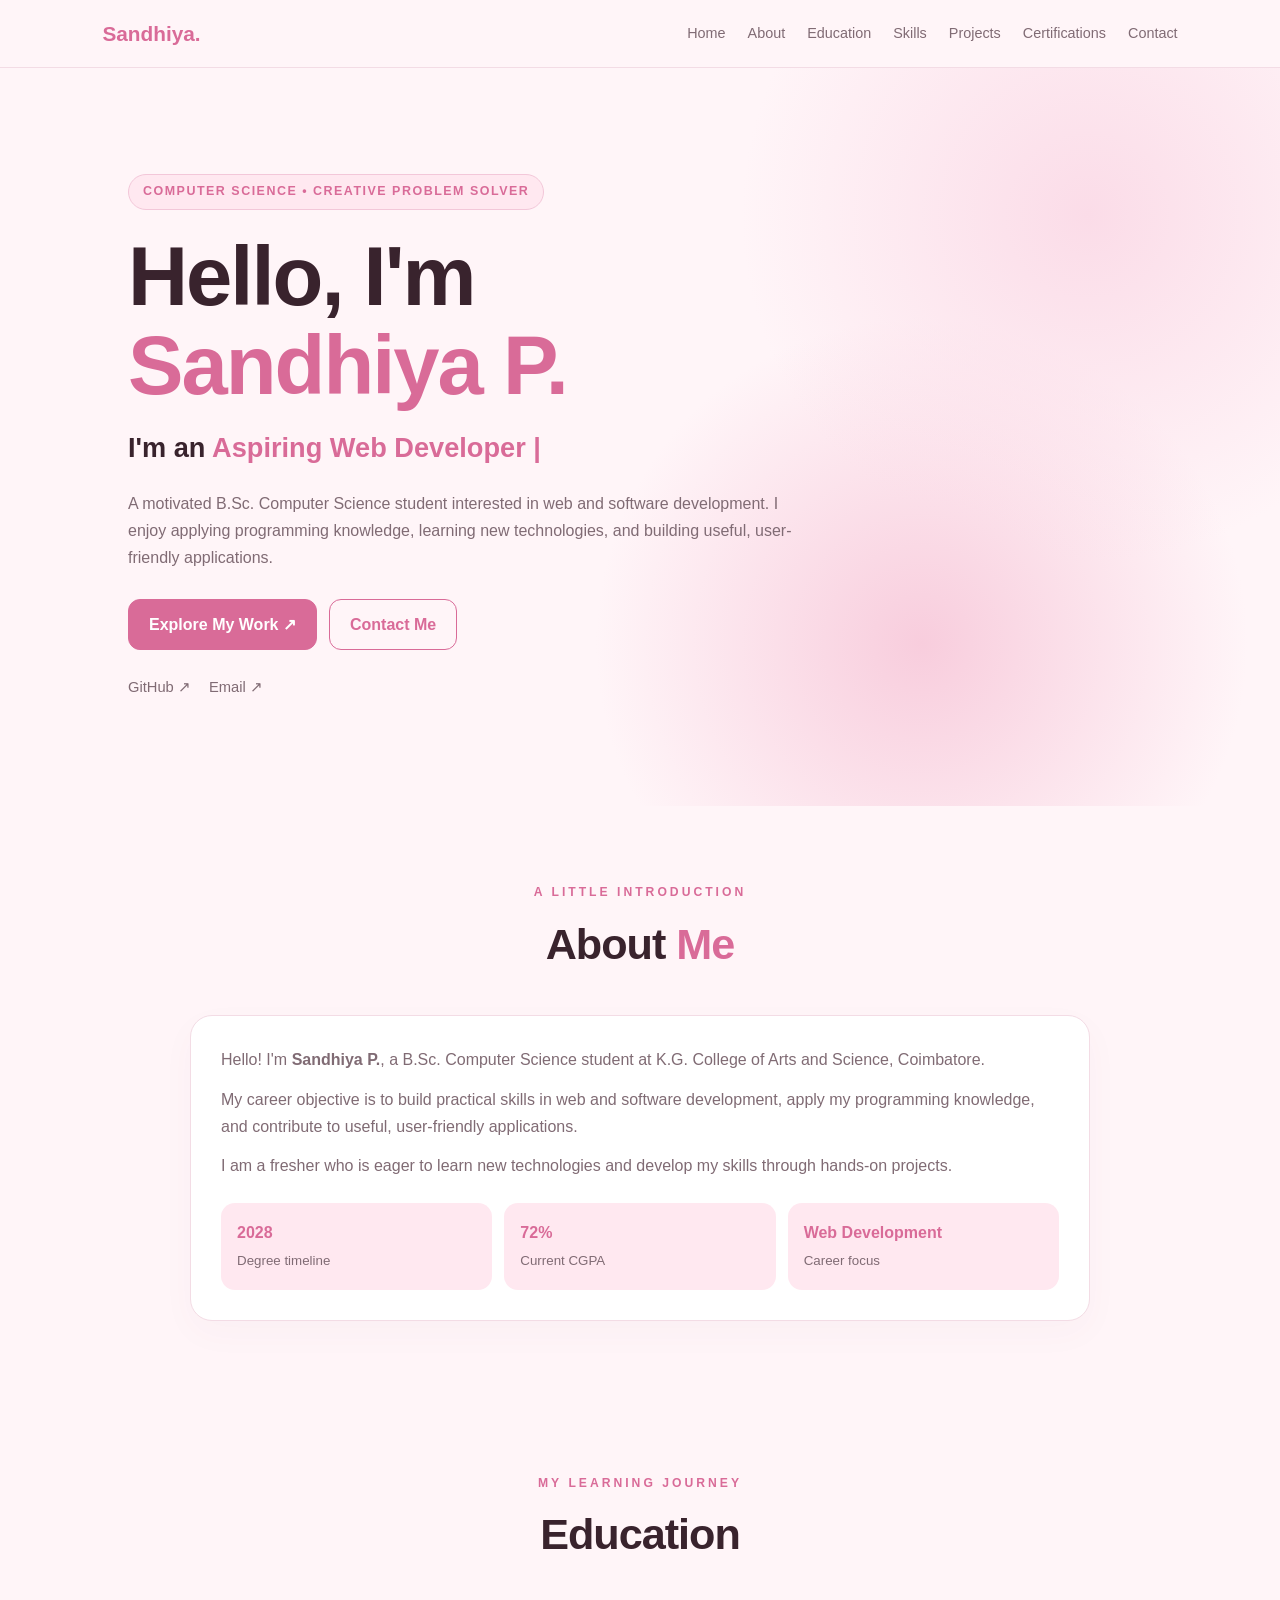
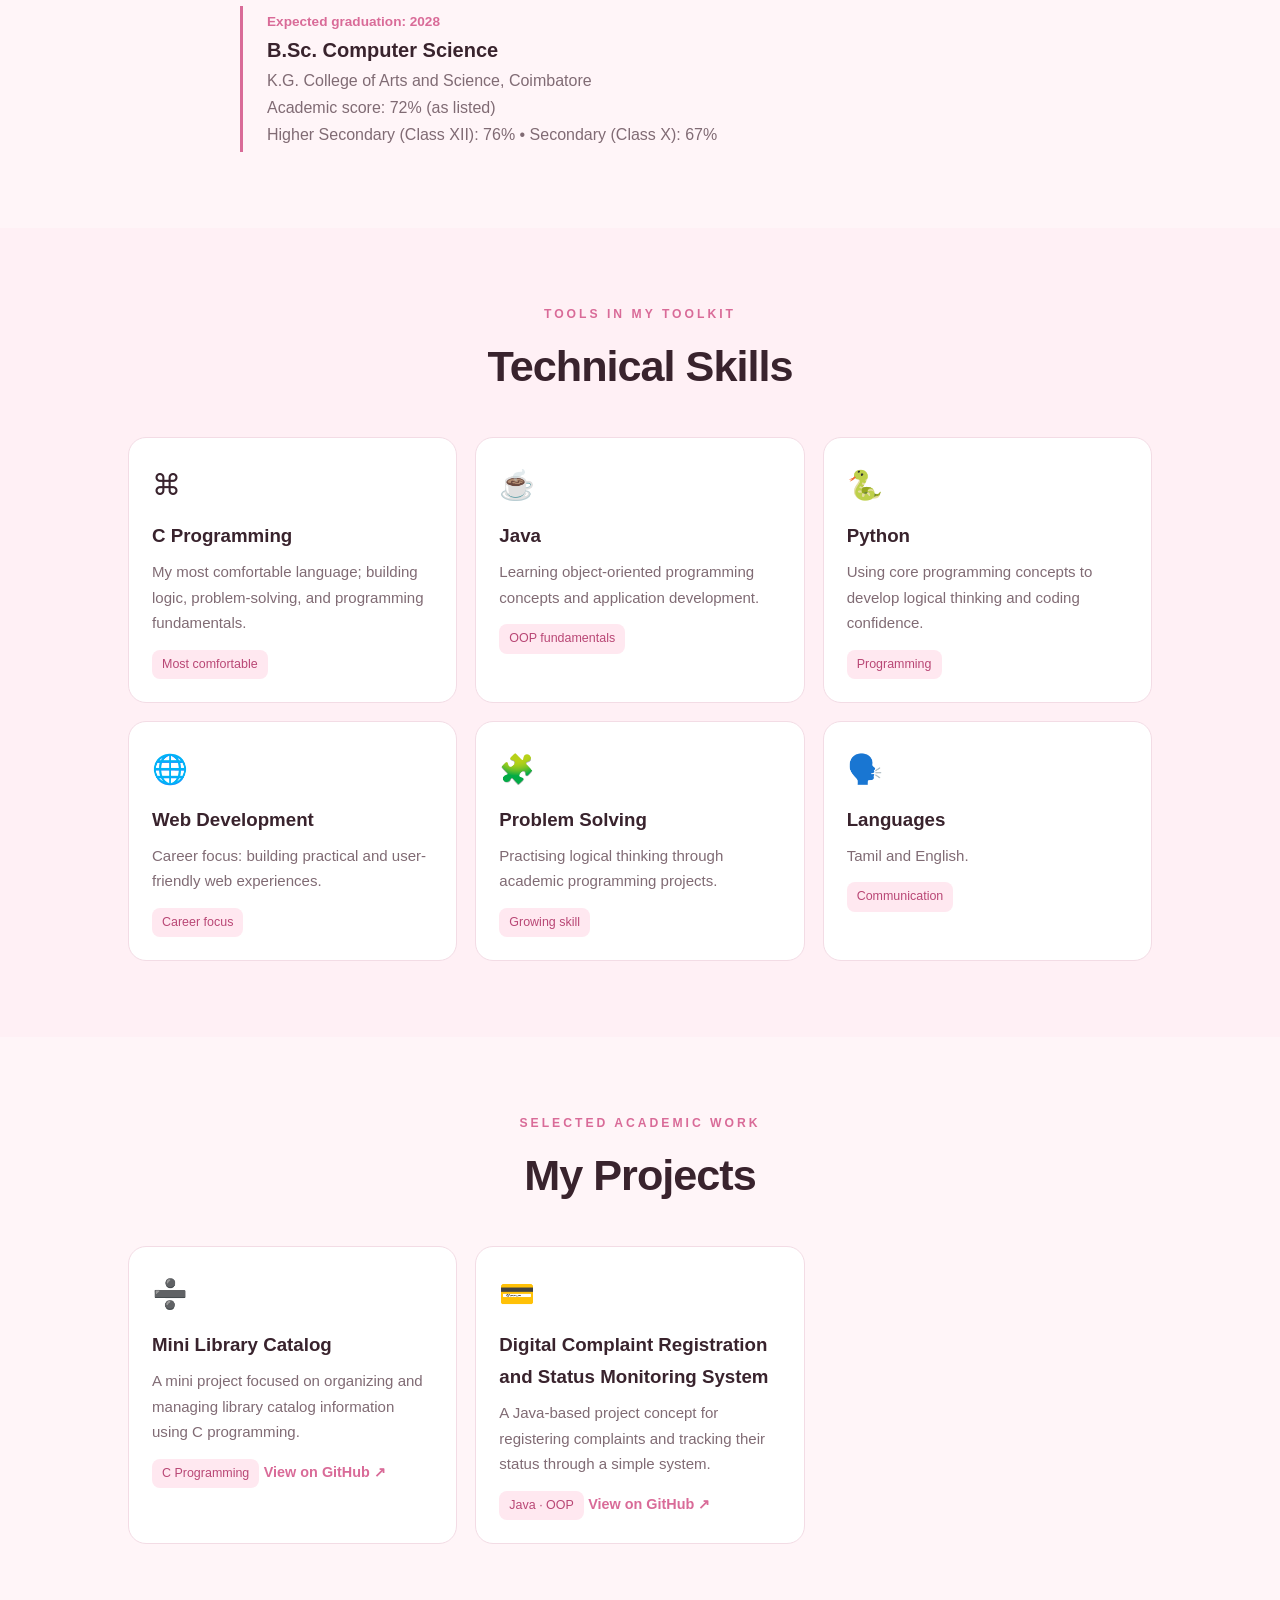
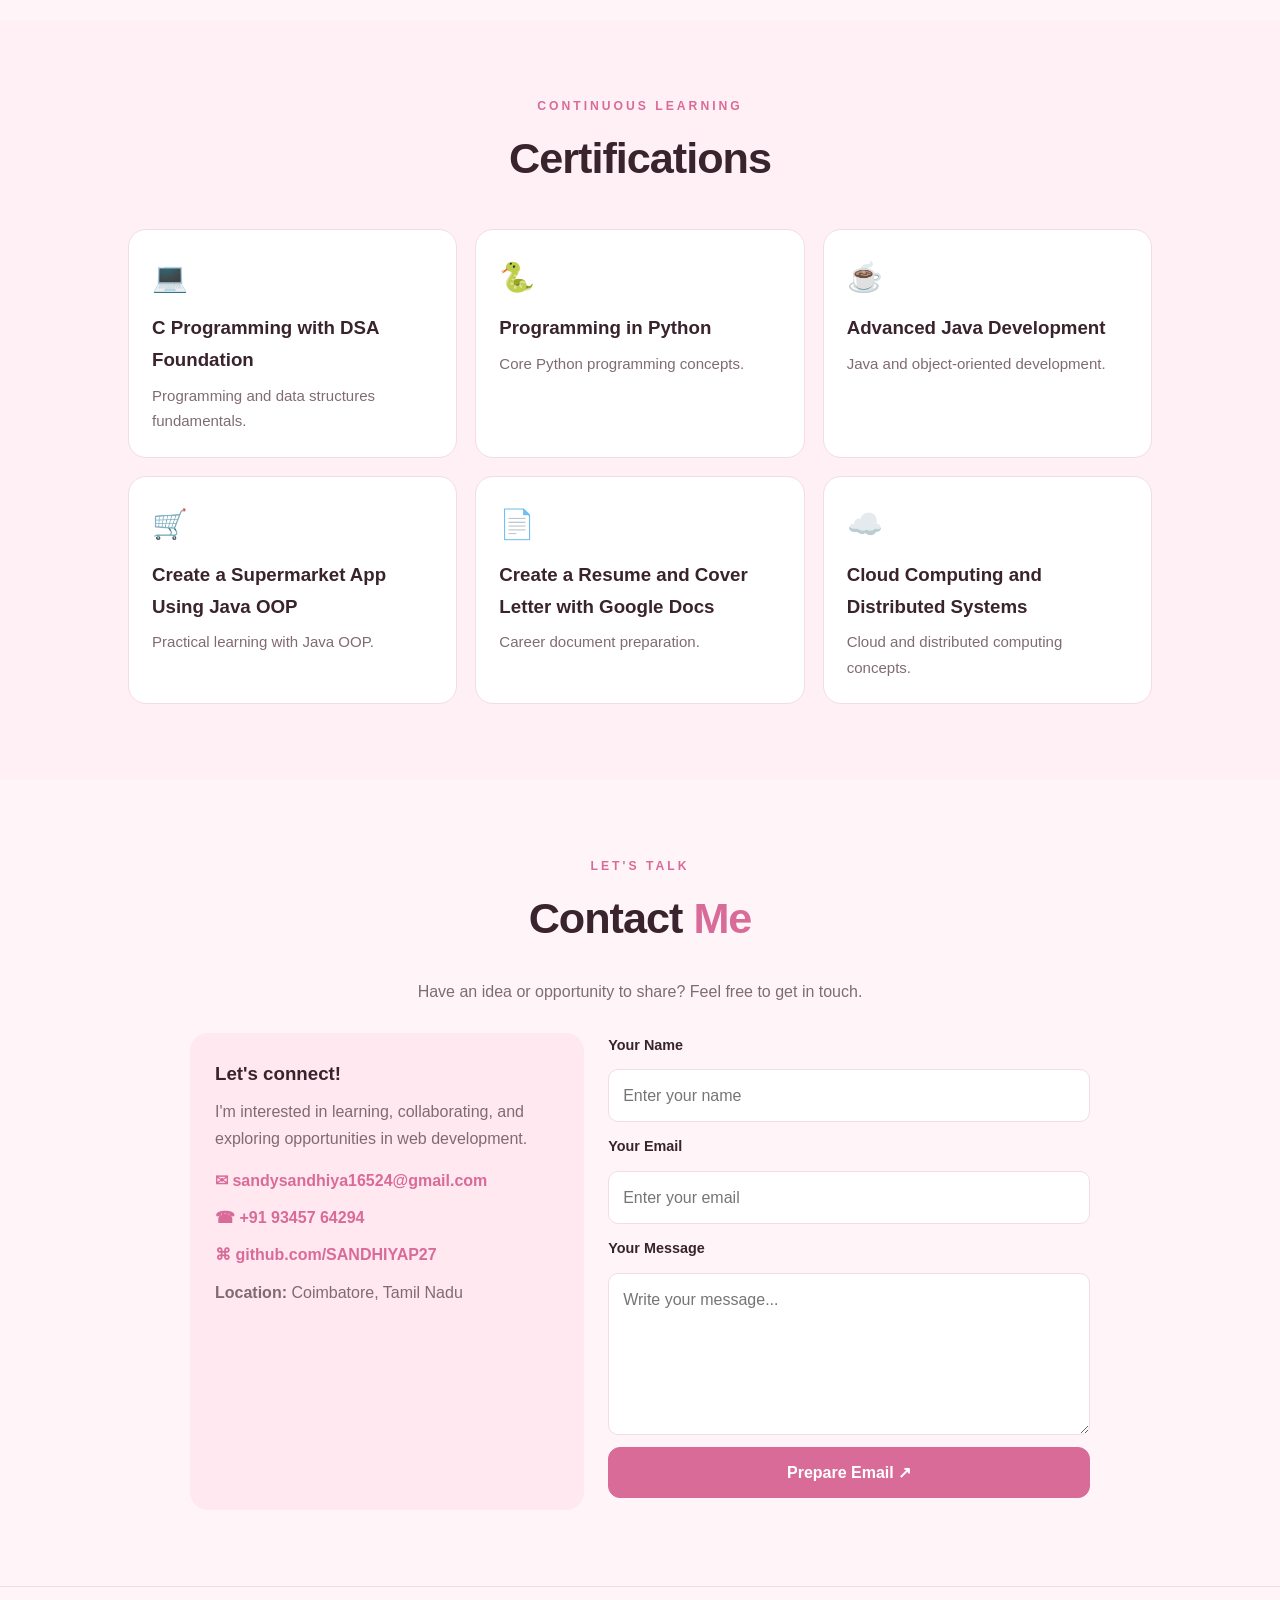
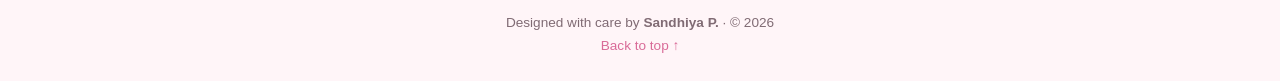
<file: index.html>
<!DOCTYPE html>
<html lang="en">
<head>
    <meta charset="UTF-8">
    <meta name="viewport" content="width=device-width, initial-scale=1.0">
    <meta name="description" content="Portfolio of Sandhiya P., B.Sc. Computer Science student interested in web and software development.">
    <title>Sandhiya P. | Portfolio</title>
    <style>
        :root {
            --bg: #fff5f8;
            --surface: #ffffff;
            --ink: #39232d;
            --muted: #806b74;
            --accent: #d96b98;
            --accent2: #f4b8ce;
            --line: #f3dce5;
            --soft: #ffe8f0;
        }

        * {
            box-sizing: border-box;
            margin: 0;
            padding: 0;
            scroll-behavior: smooth;
        }

        body {
            font-family: Arial, sans-serif;
            background: var(--bg);
            color: var(--ink);
            line-height: 1.7;
        }

        a {
            color: inherit;
            text-decoration: none;
        }

        button, input, textarea {
            font: inherit;
        }

        header {
            position: sticky;
            top: 0;
            z-index: 20;
            display: flex;
            align-items: center;
            justify-content: space-between;
            padding: 16px 8%;
            background: #fff5f8ee;
            border-bottom: 1px solid var(--line);
        }

        .logo {
            font-size: 1.3rem;
            font-weight: 850;
            color: var(--accent);
        }

        nav {
            display: flex;
            gap: 22px;
        }

        nav a {
            font-size: .9rem;
            color: var(--muted);
        }

        nav a:hover {
            color: var(--accent);
        }

        .menu-btn {
            display: none;
            background: none;
            border: 0;
            font-size: 1.6rem;
        }

        .hero {
            min-height: 82vh;
            padding: 90px 10%;
            display: flex;
            align-items: center;
            background: radial-gradient(circle at 85% 20%, #fbdce8 0, transparent 28%),
                        radial-gradient(circle at 72% 78%, #f8cddd 0, transparent 30%),
                        var(--bg);
        }

        .hero-inner {
            max-width: 850px;
        }

        .pill {
            display: inline-block;
            background: var(--soft);
            color: var(--accent);
            border: 1px solid #f3c7d9;
            border-radius: 99px;
            padding: 6px 14px;
            font-size: .78rem;
            font-weight: 750;
            letter-spacing: 1.5px;
        }

        h1 {
            font-size: clamp(2.7rem, 7vw, 5.2rem);
            line-height: 1.08;
            margin: 22px 0 14px;
            letter-spacing: -2px;
        }

        h1 span, .highlight {
            color: var(--accent);
        }

        .hero h2 {
            font-size: clamp(1.2rem, 3vw, 1.7rem);
            margin-bottom: 18px;
        }

        .desc {
            color: var(--muted);
            max-width: 680px;
        }

        .actions {
            display: flex;
            gap: 12px;
            flex-wrap: wrap;
            margin-top: 28px;
        }

        .btn {
            display: inline-block;
            padding: 11px 20px;
            border-radius: 12px;
            background: var(--accent);
            color: white;
            font-weight: 750;
            border: 1px solid var(--accent);
            transition: .2s;
            cursor: pointer;
        }

        .btn:hover {
            transform: translateY(-3px);
            box-shadow: 0 8px 24px #d96b9833;
        }

        .btn.alt {
            background: transparent;
            color: var(--accent);
        }

        .social {
            display: flex;
            gap: 18px;
            flex-wrap: wrap;
            margin-top: 25px;
            color: var(--muted);
            font-size: .92rem;
        }

        .social a:hover {
            color: var(--accent);
        }

        section:not(.hero) {
            padding: 76px 10%;
            scroll-margin-top: 75px;
        }

        .section-head {
            text-align: center;
            margin-bottom: 34px;
        }

        .eyebrow {
            font-size: .76rem;
            color: var(--accent);
            font-weight: 800;
            letter-spacing: 3px;
        }

        .section-head h2 {
            font-size: clamp(2rem, 4vw, 2.7rem);
            margin-top: 5px;
            letter-spacing: -1px;
        }

        .about {
            max-width: 900px;
            margin: auto;
            padding: 30px;
            background: var(--surface);
            border: 1px solid var(--line);
            border-radius: 22px;
            box-shadow: 0 12px 35px #7a425208;
        }

        .about p {
            color: var(--muted);
            margin-bottom: 12px;
        }

        .facts {
            display: grid;
            grid-template-columns: repeat(3, 1fr);
            gap: 12px;
            margin-top: 24px;
        }

        .fact {
            padding: 16px;
            background: var(--soft);
            border-radius: 14px;
        }

        .fact strong {
            display: block;
            color: var(--accent);
        }

        .fact small {
            color: var(--muted);
        }

        #skills, #certificates {
            background: #fff0f5;
        }

        .grid {
            display: grid;
            grid-template-columns: repeat(3, minmax(0, 1fr));
            gap: 18px;
        }

        .card {
            background: var(--surface);
            border: 1px solid var(--line);
            border-radius: 18px;
            padding: 23px;
            transition: .2s;
        }

        .card:hover {
            transform: translateY(-5px);
            border-color: #efb3ca;
            box-shadow: 0 12px 28px #7a42520c;
        }

        .icon {
            font-size: 1.8rem;
            margin-bottom: 10px;
        }

        .card h3 {
            margin-bottom: 7px;
        }

        .card p {
            color: var(--muted);
            font-size: .94rem;
        }

        .tag {
            display: inline-block;
            background: var(--soft);
            color: #b94775;
            padding: 4px 10px;
            border-radius: 8px;
            font-size: .78rem;
            margin-top: 14px;
        }

        .education-box {
            max-width: 800px;
            margin: auto;
            border-left: 3px solid var(--accent);
            padding: 4px 0 4px 24px;
        }

        .education-box h3 {
            font-size: 1.25rem;
        }

        .education-box p {
            color: var(--muted);
        }

        .education-box .date {
            font-size: .85rem;
            color: var(--accent);
            font-weight: 750;
        }

        .project-link {
            display: inline-block;
            margin-top: 15px;
            color: var(--accent);
            font-weight: 750;
            font-size: .9rem;
        }

        .project-link:hover {
            text-decoration: underline;
        }

        .contact-intro {
            text-align: center;
            color: var(--muted);
            margin: -12px auto 28px;
        }

        .contact-layout {
            max-width: 900px;
            margin: auto;
            display: grid;
            grid-template-columns: .9fr 1.1fr;
            gap: 24px;
        }

        .contact-panel {
            padding: 25px;
            border-radius: 18px;
            background: var(--soft);
        }

        .contact-panel p {
            color: var(--muted);
            margin: 8px 0 15px;
        }

        .contact-panel a {
            display: block;
            overflow-wrap: anywhere;
            margin: 10px 0;
            color: var(--accent);
            font-weight: 650;
        }

        .contact-form {
            display: flex;
            flex-direction: column;
            gap: 12px;
        }

        .contact-form label {
            font-size: .9rem;
            font-weight: 700;
        }

        .contact-form input,
        .contact-form textarea {
            width: 100%;
            padding: 12px 14px;
            border: 1px solid var(--line);
            border-radius: 10px;
            background: white;
            outline: none;
        }

        .contact-form input:focus,
        .contact-form textarea:focus {
            border-color: var(--accent);
        }

        .contact-form textarea {
            resize: vertical;
        }

        #formStatus {
            color: var(--accent);
            font-size: .9rem;
        }

        footer {
            text-align: center;
            padding: 24px;
            color: var(--muted);
            font-size: .85rem;
            border-top: 1px solid var(--line);
        }

        footer a {
            color: var(--accent);
        }

        @media (max-width: 850px) {
            .grid {
                grid-template-columns: repeat(2, minmax(0, 1fr));
            }

            nav {
                gap: 12px;
            }

            .contact-layout {
                grid-template-columns: 1fr;
            }
        }

        @media (max-width: 620px) {
            header {
                flex-wrap: wrap;
                padding: 14px 6%;
            }

            .menu-btn {
                display: block;
            }

            nav {
                display: none;
                flex-direction: column;
                width: 100%;
                padding: 14px 0 4px;
            }

            nav.open {
                display: flex;
            }

            .hero {
                padding: 70px 7%;
                min-height: 75vh;
            }

            section:not(.hero) {
                padding: 58px 7%;
            }

            .grid, .facts {
                grid-template-columns: 1fr;
            }

            h1 {
                letter-spacing: -1px;
            }
        }

        @media (prefers-reduced-motion: reduce) {
            * {
                scroll-behavior: auto;
                transition: none !important;
            }
        }
    </style>
</head>

<body>
    <header>
        <a class="logo" href="#home">Sandhiya<span>.</span></a>

        <button class="menu-btn" id="menuBtn"
                aria-label="Toggle navigation"
                aria-expanded="false">☰</button>

        <nav id="navbar">
            <a href="#home">Home</a>
            <a href="#about">About</a>
            <a href="#education">Education</a>
            <a href="#skills">Skills</a>
            <a href="#projects">Projects</a>
            <a href="#certificates">Certifications</a>
            <a href="#contact">Contact</a>
        </nav>
    </header>

    <main>
        <section class="hero" id="home">
            <div class="hero-inner">
                <span class="pill">
                    COMPUTER SCIENCE • CREATIVE PROBLEM SOLVER
                </span>

                <h1>Hello, I'm<br><span>Sandhiya P.</span></h1>

                <h2>
                    I'm an <span class="highlight" id="typing">Aspiring Web Developer</span>
                    <span class="highlight"> |</span>
                </h2>

                <p class="desc">
                    A motivated B.Sc. Computer Science student interested in
                    web and software development. I enjoy applying programming
                    knowledge, learning new technologies, and building useful,
                    user-friendly applications.
                </p>

                <div class="actions">
                    <a class="btn" href="#projects">Explore My Work ↗</a>
                    <a class="btn alt" href="#contact">Contact Me</a>
                </div>

                <div class="social">
                    <a href="https://github.com/SANDHIYAP27"
                       target="_blank" rel="noopener">GitHub ↗</a>
                    <a href="mailto:sandysandhiya16524@gmail.com">Email ↗</a>
                </div>
            </div>
        </section>

        <section id="about">
            <div class="section-head">
                <p class="eyebrow">A LITTLE INTRODUCTION</p>
                <h2>About <span class="highlight">Me</span></h2>
            </div>

            <div class="about">
                <p>Hello! I'm <strong>Sandhiya P.</strong>, a B.Sc. Computer Science student at K.G. College of Arts and Science, Coimbatore.</p>

                <p>My career objective is to build practical skills in web and software development, apply my programming knowledge, and contribute to useful, user-friendly applications.</p>

                <p>I am a fresher who is eager to learn new technologies and develop my skills through hands-on projects.</p>

                <div class="facts">
                    <div class="fact">
                        <strong>2028</strong>
                        <small>Degree timeline</small>
                    </div>
                    <div class="fact">
                        <strong>72%</strong>
                        <small>Current CGPA</small>
                    </div>
                    <div class="fact">
                        <strong>Web Development</strong>
                        <small>Career focus</small>
                    </div>
                </div>
            </div>
        </section>

        <section id="education">
            <div class="section-head">
                <p class="eyebrow">MY LEARNING JOURNEY</p>
                <h2>Education</h2>
            </div>

            <div class="education-box">
                <p class="date">Expected graduation: 2028</p>
                <h3>B.Sc. Computer Science</h3>
                <p>K.G. College of Arts and Science, Coimbatore</p>
                <p>Academic score: 72% (as listed)</p>
                <p>Higher Secondary (Class XII): 76% • Secondary (Class X): 67%</p>
            </div>
        </section>

        <section id="skills">
            <div class="section-head">
                <p class="eyebrow">TOOLS IN MY TOOLKIT</p>
                <h2>Technical Skills</h2>
            </div>

            <div class="grid">
                <article class="card">
                    <div class="icon">⌘</div>
                    <h3>C Programming</h3>
                    <p>My most comfortable language; building logic, problem-solving, and programming fundamentals.</p>
                    <span class="tag">Most comfortable</span>
                </article>

                <article class="card">
                    <div class="icon">☕</div>
                    <h3>Java</h3>
                    <p>Learning object-oriented programming concepts and application development.</p>
                    <span class="tag">OOP fundamentals</span>
                </article>

                <article class="card">
                    <div class="icon">🐍</div>
                    <h3>Python</h3>
                    <p>Using core programming concepts to develop logical thinking and coding confidence.</p>
                    <span class="tag">Programming</span>
                </article>

                <article class="card">
                    <div class="icon">🌐</div>
                    <h3>Web Development</h3>
                    <p>Career focus: building practical and user-friendly web experiences.</p>
                    <span class="tag">Career focus</span>
                </article>

                <article class="card">
                    <div class="icon">🧩</div>
                    <h3>Problem Solving</h3>
                    <p>Practising logical thinking through academic programming projects.</p>
                    <span class="tag">Growing skill</span>
                </article>

                <article class="card">
                    <div class="icon">🗣️</div>
                    <h3>Languages</h3>
                    <p>Tamil and English.</p>
                    <span class="tag">Communication</span>
                </article>
            </div>
        </section>

        <section id="projects">
            <div class="section-head">
                <p class="eyebrow">SELECTED ACADEMIC WORK</p>
                <h2>My Projects</h2>
            </div>

            <div class="grid">
                <article class="card">
                    <div class="icon">➗</div>
                    <h3>Mini Library Catalog</h3>
                    <p>A mini project focused on organizing and managing library catalog information using C programming.</p>
                    <span class="tag">C Programming</span>
                    <a class="project-link"
                       href="https://github.com/SANDHIYAP27"
                       target="_blank" rel="noopener">View on GitHub ↗</a>
                </article>

                <article class="card">
                    <div class="icon">💳</div>
                    <h3>Digital Complaint Registration and Status Monitoring System</h3>
                    <p>A Java-based project concept for registering complaints and tracking their status through a simple system.</p>
                    <span class="tag">Java · OOP</span>
                    <a class="project-link"
                       href="https://github.com/SANDHIYAP27"
                       target="_blank" rel="noopener">View on GitHub ↗</a>
                </article>
            </div>
        </section>

        <section id="certificates">
            <div class="section-head">
                <p class="eyebrow">CONTINUOUS LEARNING</p>
                <h2>Certifications</h2>
            </div>

            <div class="grid">
                <article class="card">
                    <div class="icon">💻</div>
                    <h3>C Programming with DSA Foundation</h3>
                    <p>Programming and data structures fundamentals.</p>
                </article>

                <article class="card">
                    <div class="icon">🐍</div>
                    <h3>Programming in Python</h3>
                    <p>Core Python programming concepts.</p>
                </article>

                <article class="card">
                    <div class="icon">☕</div>
                    <h3>Advanced Java Development</h3>
                    <p>Java and object-oriented development.</p>
                </article>

                <article class="card">
                    <div class="icon">🛒</div>
                    <h3>Create a Supermarket App Using Java OOP</h3>
                    <p>Practical learning with Java OOP.</p>
                </article>

                <article class="card">
                    <div class="icon">📄</div>
                    <h3>Create a Resume and Cover Letter with Google Docs</h3>
                    <p>Career document preparation.</p>
                </article>

                <article class="card">
                    <div class="icon">☁️</div>
                    <h3>Cloud Computing and Distributed Systems</h3>
                    <p>Cloud and distributed computing concepts.</p>
                </article>
            </div>
        </section>

        <section id="contact">
            <div class="section-head">
                <p class="eyebrow">LET'S TALK</p>
                <h2>Contact <span class="highlight">Me</span></h2>
            </div>

            <p class="contact-intro">
                Have an idea or opportunity to share? Feel free to get in touch.
            </p>

            <div class="contact-layout">
                <div class="contact-panel">
                    <h3>Let's connect!</h3>
                    <p>I'm interested in learning, collaborating, and exploring opportunities in web development.</p>

                    <a href="mailto:sandysandhiya16524@gmail.com">
                        ✉ sandysandhiya16524@gmail.com
                    </a>

                    <a href="tel:+919345764294">☎ +91 93457 64294</a>

                    <a href="https://github.com/SANDHIYAP27"
                       target="_blank" rel="noopener">
                        ⌘ github.com/SANDHIYAP27
                    </a>

                    <p><strong>Location:</strong> Coimbatore, Tamil Nadu</p>
                </div>

                <form class="contact-form" id="contactForm">
                    <label for="name">Your Name</label>
                    <input id="name" name="name"
                           placeholder="Enter your name" required>

                    <label for="email">Your Email</label>
                    <input id="email" name="email" type="email"
                           placeholder="Enter your email" required>

                    <label for="message">Your Message</label>
                    <textarea id="message" name="message" rows="5"
                              placeholder="Write your message..."
                              required></textarea>

                    <button class="btn" type="submit">Prepare Email ↗</button>
                    <p id="formStatus" role="status" aria-live="polite"></p>
                </form>
            </div>
        </section>
    </main>

    <footer>
        <p>Designed with care by <strong>Sandhiya P.</strong> · © <span id="year"></span></p>
        <a href="#home">Back to top ↑</a>
    </footer>

    <script>
        const menuBtn = document.getElementById("menuBtn");
        const navbar = document.getElementById("navbar");

        menuBtn.addEventListener("click", () => {
            const open = navbar.classList.toggle("open");
            menuBtn.textContent = open ? "✕" : "☰";
            menuBtn.setAttribute("aria-expanded", String(open));
        });

        navbar.querySelectorAll("a").forEach(a => {
            a.addEventListener("click", () => {
                navbar.classList.remove("open");
                menuBtn.textContent = "☰";
                menuBtn.setAttribute("aria-expanded", "false");
            });
        });

        const words = [
            "Aspiring Web Developer",
            "Computer Science Student",
            "Creative Problem Solver"
        ];

        let wi = 0, ci = 0, del = false;
        const typing = document.getElementById("typing");

        function type() {
            const word = words[wi];
            typing.textContent = word.slice(0, ci);

            if (!del && ci < word.length) {
                ci++;
                setTimeout(type, 85);
            } else if (!del) {
                del = true;
                setTimeout(type, 1200);
            } else if (ci > 0) {
                ci--;
                setTimeout(type, 38);
            } else {
                del = false;
                wi = (wi + 1) % words.length;
                setTimeout(type, 250);
            }
        }

        type();

        document.getElementById("contactForm").addEventListener("submit", e => {
            e.preventDefault();

            const name = document.getElementById("name").value.trim();
            const email = document.getElementById("email").value.trim();
            const message = document.getElementById("message").value.trim();
            const status = document.getElementById("formStatus");

            if (!name || !email || !message) {
                status.textContent = "Please complete all fields.";
                return;
            }

            status.textContent = "Opening your email app with the message prepared.";

            const subject = encodeURIComponent("Portfolio message from " + name);
            const body = encodeURIComponent(
                "Name: " + name +
                "\nEmail: " + email +
                "\n\nMessage:\n" + message
            );

            window.location.href =
                "mailto:sandysandhiya16524@gmail.com?subject=" +
                subject + "&body=" + body;
        });

        document.getElementById("year").textContent =
            new Date().getFullYear();
    </script>
</body>
</html>
</file>
